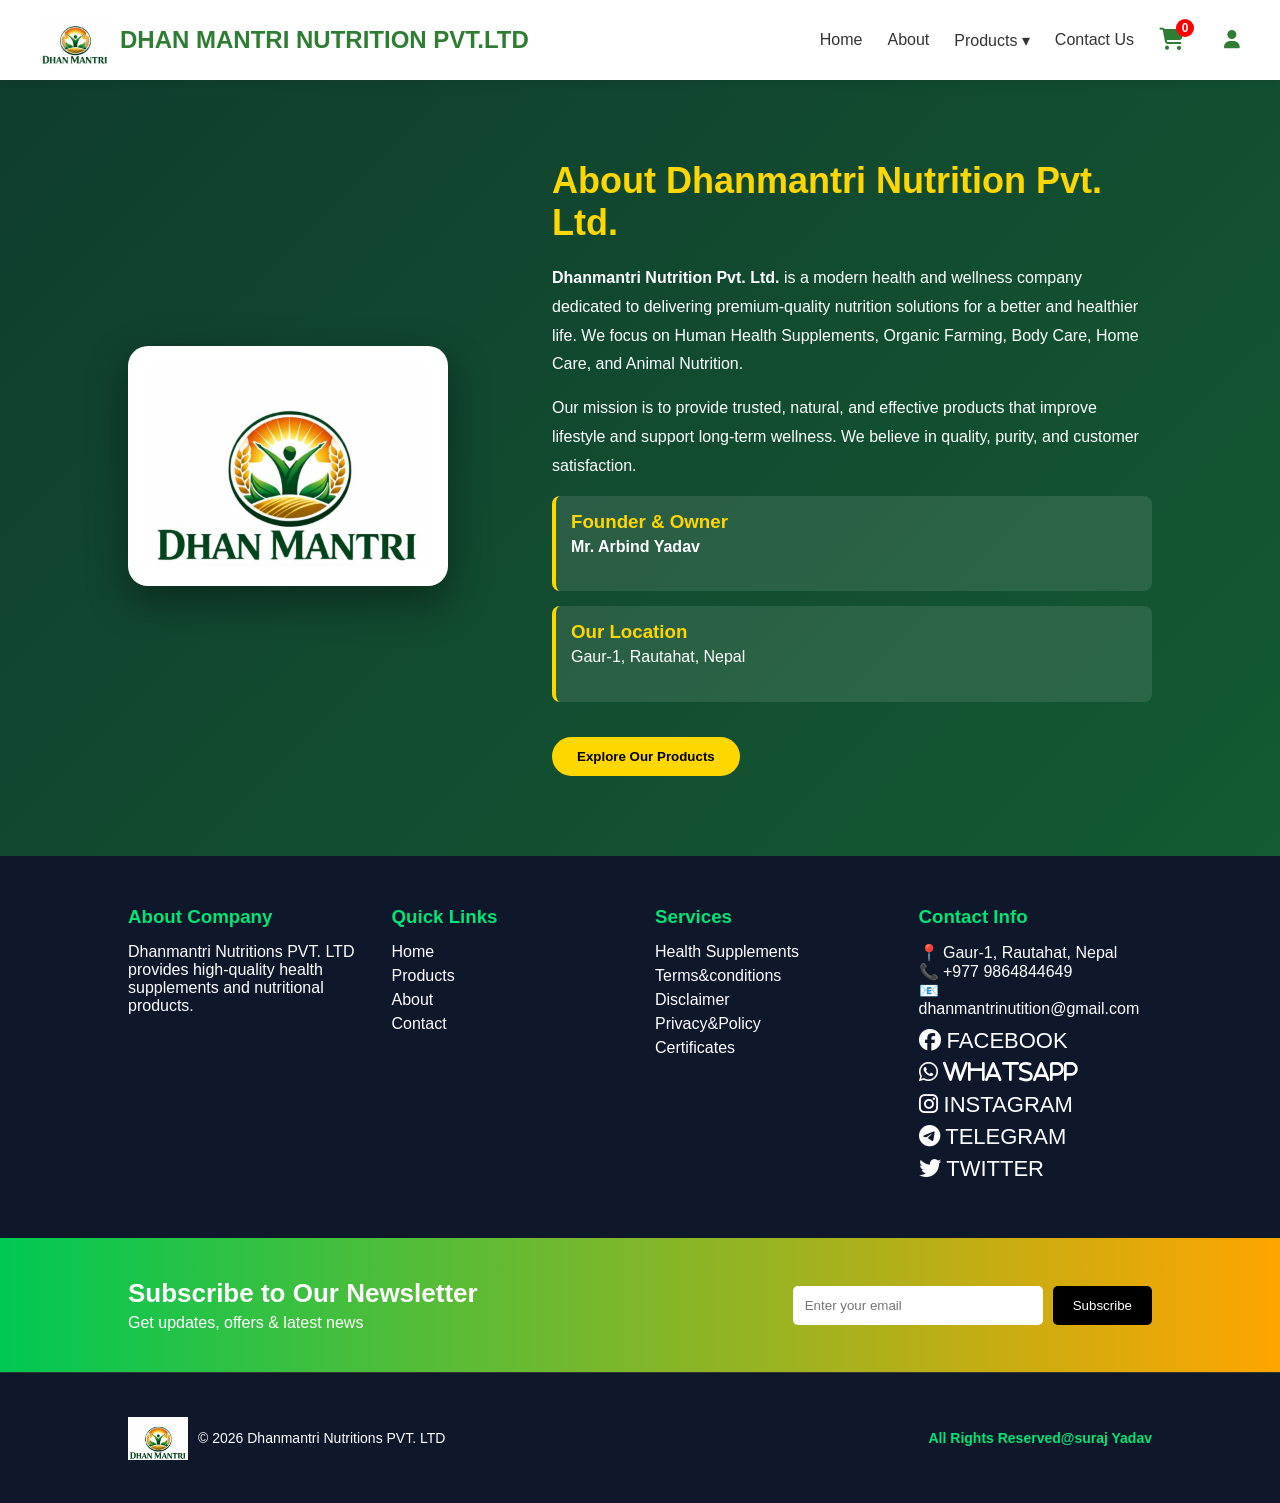
<file: about.html>
<!DOCTYPE html>
<html lang="en">
<head>
<meta charset="UTF-8">
<meta name="viewport" content="width=device-width, initial-scale=1.0">
<title>Dhanmantri Nutrition</title>

<link rel="stylesheet" href="design.css">

<!-- Font Awesome for icons -->
<link rel="stylesheet" href="https://cdnjs.cloudflare.com/ajax/libs/font-awesome/6.4.0/css/all.min.css">

</head>
<body>

    

<!-- HEADER -->
<header>
    <div class="logo">
        <img src="logo.jpeg" alt="logo">
        <h2>DHAN MANTRI NUTRITION PVT.LTD</h2>
    </div>

    <nav id="navMenu">
        <a href="index.html#">Home</a>
        <a href="about.html">About</a>
       <div class="dropdown">
    <button class="dropbtn">Products ▾</button>
    <div class="dropdown-content">
        <a href="health.html" onclick="filterProducts('human')"></a>
        <a href="#" onclick="filterProducts('body')"></a>
        
        <a href="#" onclick="filterProducts('home')"></a>
       
    </div>
</div>
        <a href="index.html#contact">Contact Us</a>

        <div class="cart-icon" onclick="openCart()">
    <i class="fa fa-shopping-cart"></i>

    <span id="cartCount" class="cart-count">0</span>
</div>

        <div class="icons">
           
           
           <i class="fas fa-user" onclick="openLogin()"></i>
        </div>
    </nav>

    <!-- Hamburger -->
    <div class="menu-toggle" onclick="toggleMenu()">
        <i class="fas fa-bars"></i>
    </div>
</header>


<script>
function toggleMenu() {
    document.getElementById("navMenu").classList.toggle("active");
}
</script>
<script src="script.js"></script>

<div id="loginModal" class="modal">

  <div class="modal-box">

    <span class="close" onclick="closeLogin()">&times;</span>

    <h2>Login</h2>

    <select id="role">
        <option value="customer">Customer</option>
        <option value="employee">Employee</option>
    </select>

    <input type="text" id="name" placeholder="Name">
    <input type="email" id="email" placeholder="Email">
    <input type="password" id="password" placeholder="Password">

    <button onclick="loginUser()">Login</button>
    <button onclick="loginUser()">Forget Password</button>

    <p onclick="showRegister()">Not registered? Register</p>

    <!-- REGISTER -->
    <div id="registerBox" style="display:none;">
        <h3>Register</h3>

        <input type="text" id="rname" placeholder="Name">
        <input type="email" id="remail" placeholder="Email">
        <input type="password" id="rpass" placeholder="Password">
        <input type="password" id="rpass" placeholder="Confirm Password">

        <button onclick="registerUser()">Register</button>
    </div>


  </div>
</div>


<div id="cartPanel" class="cart-panel">

    <div class="cart-header">
        <h3>Your Cart</h3>
        <span onclick="closeCart()" class="close-cart">&times;</span>
    </div>

    <!-- SCROLL FIX WRAPPER -->
    <div class="cart-body">

        <table id="cartTable">
            <thead>
                <tr>
                    <th>Image</th>
                    <th>Product</th>
                    <th>Price</th>
                    <th>Action</th>
                </tr>
            </thead>

            <tbody id="cartBody">
                <!-- items here -->
            </tbody>
        </table>

        <h3 id="totalPrice">Total: Rs 0</h3>

<button class="checkout-btn" onclick="checkout()">
    Proceed to Checkout
</button>

    </div>

</div>

<section class="about-section">
    <div class="about-container">

        <!-- Left Side Image / Logo -->
        <div class="about-image">
            <img src="logo.jpeg" alt="Dhanmantri Nutrition Logo">
        </div>

        <!-- Right Side Content -->
        <div class="about-content">
            <h2>About Dhanmantri Nutrition Pvt. Ltd.</h2>

            <p>
                <b>Dhanmantri Nutrition Pvt. Ltd.</b> is a modern health and wellness company dedicated to
                delivering premium-quality nutrition solutions for a better and healthier life.
                We focus on Human Health Supplements, Organic Farming, Body Care, Home Care, and Animal Nutrition.
            </p>

            <p>
                Our mission is to provide trusted, natural, and effective products that improve lifestyle and
                support long-term wellness. We believe in quality, purity, and customer satisfaction.
            </p>

            <div class="owner-box">
                <h3>Founder & Owner</h3>
                <p><b>Mr. Arbind Yadav</b></p>
            </div>

            <div class="address-box">
                <h3>Our Location</h3>
                <p>Gaur-1, Rautahat, Nepal</p>
            </div>

          <a href="index.html#products"> <button class="about-btn">Explore Our Products</button></a>
        </div>

    </div>
</section>










<footer class="big-footer">

    <!-- MAIN FOOTER CONTENT FIRST -->
    <div class="footer-main">

        <div class="footer-col">
            <h3>About Company</h3>
            <p>
                 Dhanmantri Nutritions PVT. LTD provides high-quality health supplements and nutritional products. 
                 
            </p>
        </div>

        <div class="footer-col">
            <h3>Quick Links</h3>
            <a href="index.html">Home</a>
            <a href="index.html#products">Products</a>
            <a href="about.html">About</a>
            <a href="index.html#contact">Contact</a>
        </div>

        <div class="footer-col">
            <h3>Services</h3>
            <a href="#">Health Supplements</a>
            <a href="#">Terms&conditions</a>
            <a href="#">Disclaimer</a>
            <a href="#">Privacy&Policy</a>
             <a href="#">Certificates</a>
        </div>

        <div class="footer-col">
            <h3>Contact Info</h3>
            <p>📍 Gaur-1, Rautahat, Nepal</p>
            <p>📞 +977 9864844649</p>
            <p>📧 dhanmantrinutition@gmail.com</p>

            <div class="social-icons">
                <a href="#"><i class="fab fa-facebook"></i>  FACEBOOK</a>
                <a href="https://wa.me/9779864844649"><i class="fab fa-whatsapp">  WHATSAPP</i></a>
                <a href="#"><i class="fab fa-instagram"></i>  INSTAGRAM</a>
                <a href="#"><i class="fab fa-telegram"></i>  TELEGRAM</a>
                <a href="#"><i class="fab fa-twitter"></i>  TWITTER</a>
            </div>
        </div>

    </div>

    <!-- 🔥 SUBSCRIBE BAR (NOW AT BOTTOM) -->
    <div class="subscribe-bar">

        <div class="subscribe-text">
            <h2>Subscribe to Our Newsletter</h2>
            <p>Get updates, offers & latest news</p>
        </div>

        <form class="subscribe-form">
            <input type="email" placeholder="Enter your email" required>
            <button type="submit">Subscribe</button>
        </form>

    </div>

   <div class="footer-bottom">

    <div class="footer-left">
        <img src="logo.jpeg" alt="Company Logo" class="footer-logo">
        <span>© 2026 Dhanmantri Nutritions PVT. LTD</span>
    </div>

    <div class="footer-right">
        <p>All Rights Reserved@suraj Yadav</p>
    </div>

</div>
</footer>
</body>
</html>
</file>
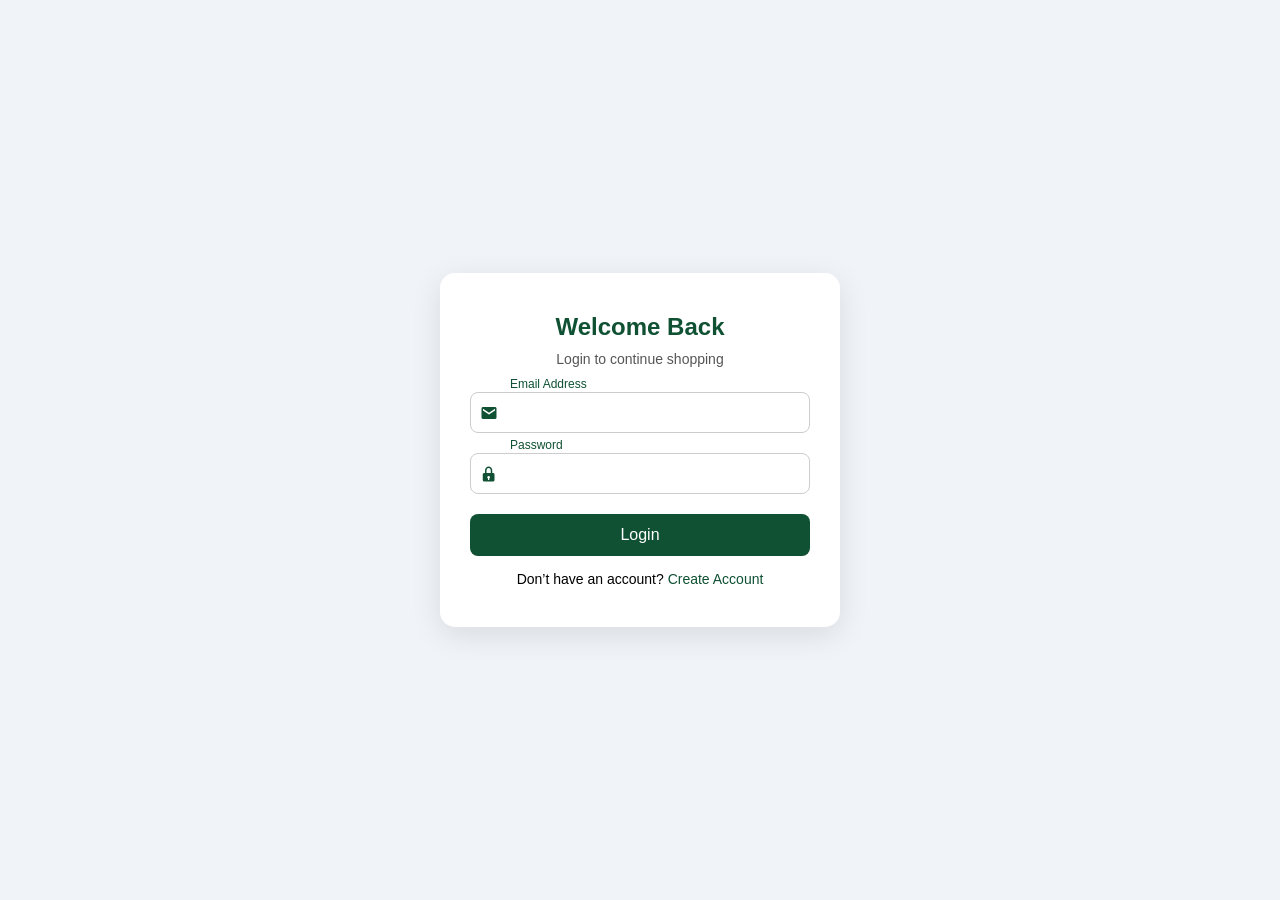
<file: cart.html>
<!DOCTYPE html>
<html lang="en">
<head>
  <meta charset="UTF-8">
  <meta name="viewport" content="width=device-width, initial-scale=1.0">
  <title>Shopping Cart - Grocery Shop</title>
  <link href="https://unpkg.com/boxicons@2.1.4/css/boxicons.min.css" rel="stylesheet">
  <link rel="stylesheet" href="cart.css">
</head>
<body>
<script src="auth.js"></script>
<script src="cart.js"></script>
<header>
  <div class="logo">ROSHAN KIRANA STORE</div>
  <nav>
            <ul class="nav-links">
                <li><a href="index.html" >Home</a></li>
                <li><a href="index.html#products">Products</a></li>
                <li><a href="about.html">About</a></li>
                <li><a href="index.html#contact" >Contact</a></li>
                <li><a href="cart.html" class="active"><i class='bx bx-cart'></i> Cart</a></li>
                <li>
    <a href="https://www.facebook.com/YourPage" target="_blank"><i class='bx bxl-facebook'></i></a></li>
    <li>
  <button class="logout-btn" onclick="
    localStorage.removeItem('loggedUser');
    location='login.html';
  "><i class='bx bxl-log-out'></i></button>
</li>


            </ul>
            <div class="hamburger">
                <i class='bx bx-menu'></i>
            </div>
        </nav>
</header>

<main>
  <section class="cart-section">
    <h2>Your Cart</h2>

    <table id="cart">
      <tr>
        <th>Product</th>
        <th>Quantity</th>
        <th>Price</th>
      </tr>
      <!-- Cart items will be injected here -->
    </table>

    <h3 id="total">Total: Rs. 0</h3>

    <div class="order-buttons">
      <a id="whatsapp" href="#" target="_blank" class="btn">Order via WhatsApp</a>
      <button id="clearCart" class="btn">Clear Cart</button>
    </div>
  </section>
</main>

<script>
  // ======= CHECK LOGIN =======
  let user = JSON.parse(localStorage.getItem("loggedUser"));
  if (!user) {
    alert("Please login first!");
    location = "login.html";
  }

  // ======= LOAD CART =======
  let cart = JSON.parse(localStorage.getItem("cart_" + user.email)) || [];
  let table = document.getElementById("cart");
  let total = 0;
  let msg = `Order Details for ${user.name}:%0A`;

  function renderCart() {
    table.innerHTML = `
      <tr>
        <th>Product</th>
        <th>Quantity</th>
        <th>Price</th>
      </tr>
    `;
    total = 0;
    msg = `Order Details for ${user.name}:%0A`;

    if (cart.length === 0) {
      table.innerHTML += `<tr><td colspan="3">Your cart is empty</td></tr>`;
    } else {
      cart.forEach((item, index) => {
        total += item.qty * item.price;
        table.innerHTML += `
          <tr>
            <td>${item.name}</td>
            <td>
              <button onclick="changeQty(${index}, -1)">-</button>
              ${item.qty}
              <button onclick="changeQty(${index}, 1)">+</button>
            </td>
            <td>Rs.${item.qty * item.price}</td>
          </tr>
        `;
        msg += `${item.name} x ${item.qty} = Rs.${item.qty * item.price}%0A`;
      });
    }

    document.getElementById("total").innerText = "Total: Rs. " + total;
    msg += "Total Rs." + total;
    document.getElementById("whatsapp").href = "https://wa.me/9779746818706?text=" + msg;
  }

  renderCart();

  // ======= CHANGE QUANTITY =======
  function changeQty(index, delta) {
    cart[index].qty += delta;
    if (cart[index].qty < 1) cart[index].qty = 1;
    localStorage.setItem("cart_" + user.email, JSON.stringify(cart));
    renderCart();
  }

  // ======= CLEAR CART =======
  document.getElementById("clearCart").addEventListener("click", () => {
    if (confirm("Are you sure you want to clear your cart?")) {
      localStorage.removeItem("cart_" + user.email);
      cart = [];
      renderCart();
    }
  });

  // ======= LOGOUT =======
  function logout() {
    localStorage.removeItem("loggedUser");
    location = "login.html";
  }
</script>

</body>
</html>
</file>
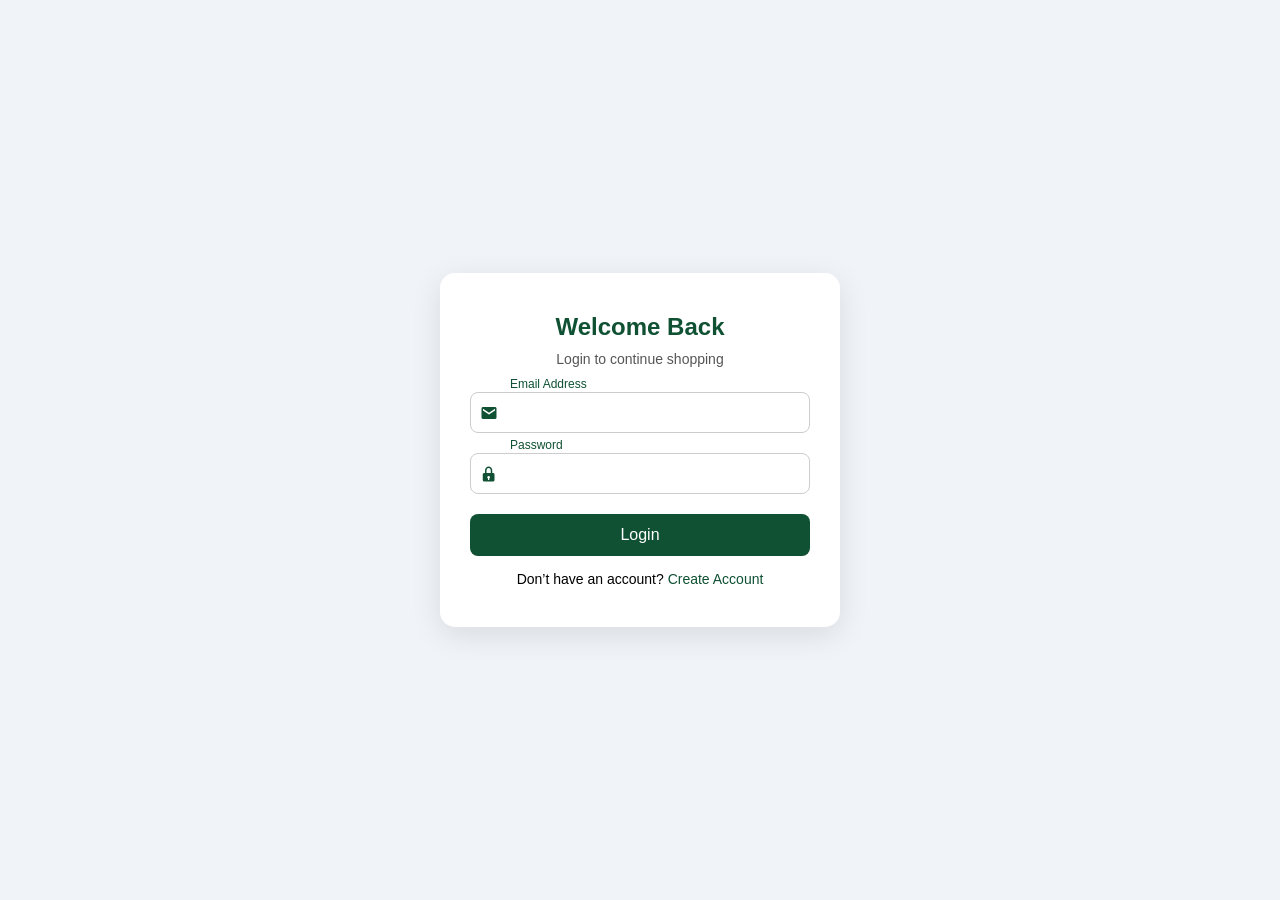
<file: login.html>
<!DOCTYPE html>
<html lang="en">
<head>
  <meta charset="UTF-8">
  <title>Shop Login</title>
  <meta name="viewport" content="width=device-width, initial-scale=1.0">
  <link href="https://unpkg.com/boxicons@2.1.4/css/boxicons.min.css" rel="stylesheet">
  <link rel="stylesheet" href="login.css">
  <a href="register.html"></a>
</head>
<body>

<div class="login-wrapper">
  <div class="login-box">

    <h2>Welcome Back</h2>
    <p class="sub-text">Login to continue shopping</p>

    <form onsubmit="loginUser(event)">
      <div class="input-box">
        <input type="email" id="email" required>
        <label>Email Address</label>
        <i class='bx bxs-envelope'></i>
      </div>

      <div class="input-box">
        <input type="password" id="password" required>
        <label>Password</label>
        <i class='bx bxs-lock'></i>
      </div>

      <button type="submit">Login</button>
    </form>

    <p class="footer-text">
      Don’t have an account? <a href="register.html">Create Account</a>
    </p>

  </div>
</div>

<script>
function loginUser(e){
  e.preventDefault();

  const email = document.getElementById("email").value;
  const password = document.getElementById("password").value;

  // get saved users from localStorage
  const users = JSON.parse(localStorage.getItem("users")) || [];

  // find user with matching email and password
  const user = users.find(u => u.email === email && u.password === password);

  if(user){
    localStorage.setItem("loggedUser", JSON.stringify(user));
    alert("Login Successful");
    window.location = "index.html"; // redirect to home/shop page
  } else {
    alert("Invalid email or password");
  }
}
</script>
<script src="auth.js"></script>

</body>
</html>
</file>
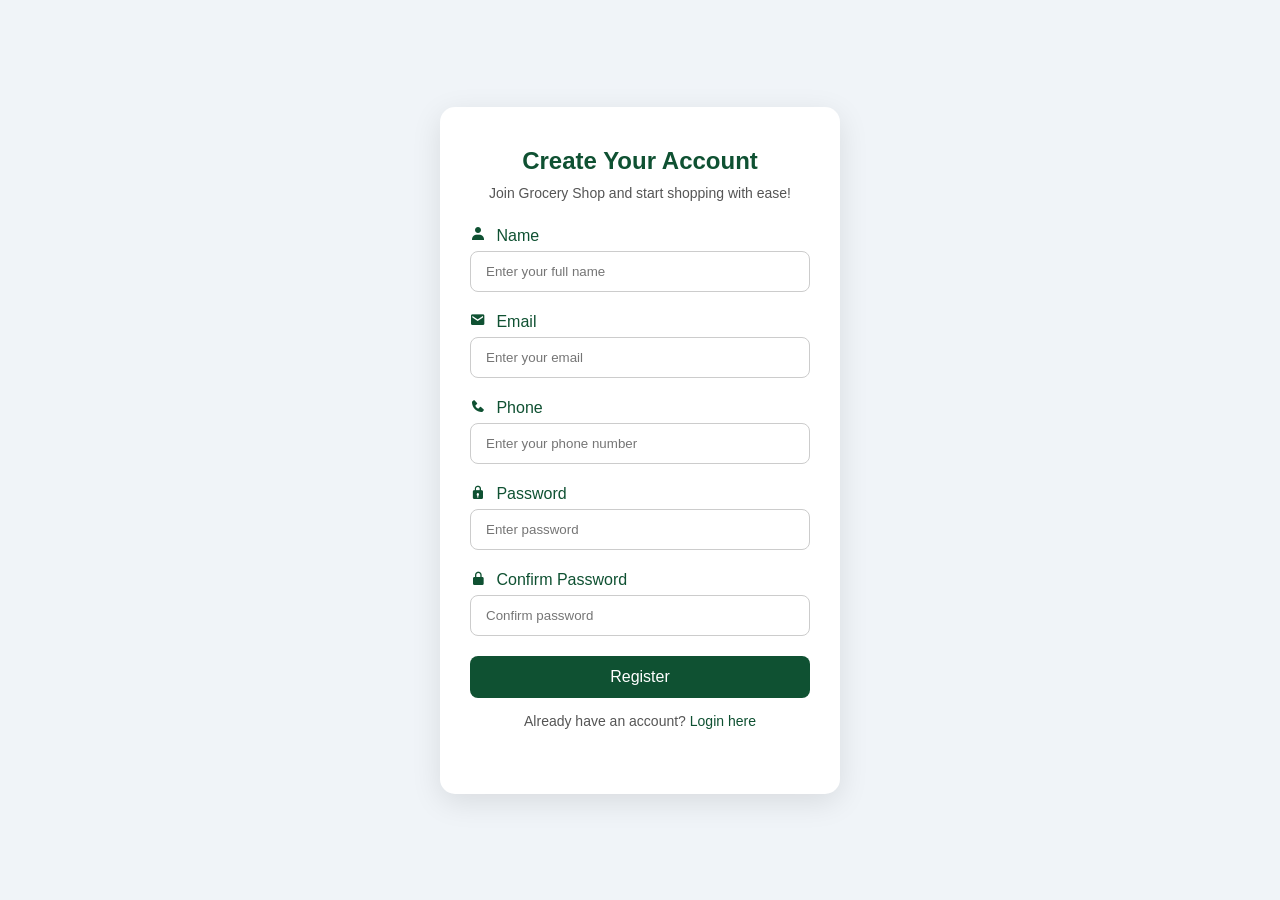
<file: register.html>
<!DOCTYPE html>
<html lang="en">
<head>
    <meta charset="UTF-8">
    <meta name="viewport" content="width=device-width, initial-scale=1.0">
    <title>Register - Grocery Shop</title>
    <link href="https://unpkg.com/boxicons@2.1.4/css/boxicons.min.css" rel="stylesheet">
    <link rel="stylesheet" href="register.css">
</head>
<body>

<section class="register-section">
    <div class="register-container">
        <h2>Create Your Account</h2>
        <p>Join Grocery Shop and start shopping with ease!</p>

        <form onsubmit="registerUser(event)">
            <div class="form-group">
                <label for="name"><i class='bx bxs-user'></i> Name</label>
                <input type="text" id="name" name="name" placeholder="Enter your full name" required>
            </div>

            <div class="form-group">
                <label for="email"><i class='bx bxs-envelope'></i> Email</label>
                <input type="email" id="email" name="email" placeholder="Enter your email" required>
            </div>

            <div class="form-group">
                <label for="phone"><i class='bx bxs-phone'></i> Phone</label>
                <input type="tel" id="phone" name="phone" placeholder="Enter your phone number" required>
            </div>

            <div class="form-group">
                <label for="password"><i class='bx bxs-lock'></i> Password</label>
                <input type="password" id="password" name="password" placeholder="Enter password" required>
            </div>

            <div class="form-group">
                <label for="confirmPassword"><i class='bx bxs-lock-alt'></i> Confirm Password</label>
                <input type="password" id="confirmPassword" name="confirmPassword" placeholder="Confirm password" required>
            </div>

            <button type="submit" class="btn">Register</button>

            <p class="login-link">Already have an account? <a href="login.html">Login here</a></p>
        </form>
    </div>
</section>

<script>
document.getElementById('registerForm').addEventListener('submit', function(e){
    e.preventDefault();
    const password = document.getElementById('password').value;
    const confirm = document.getElementById('confirmPassword').value;

    if(password !== confirm){
        alert("Passwords do not match!");
        return;
    }
    alert("Registration successful!");
    // You can add code here to save user data in localStorage or send to backend
    // Example: localStorage.setItem('loggedUser', JSON.stringify({name: ..., email: ...}));
});
</script>

<script src="auth.js"></script>

</body>
</html>
</file>
<file: design.css>
*{
    margin:0;
    padding:0;
    box-sizing:border-box;
    font-family: Arial, sans-serif;
    
}

/* HEADER */
header{
    display:flex;
    justify-content:space-between;
    align-items:center;
    padding:15px 40px;
    background:white;
    box-shadow:0 2px 10px rgba(0,0,0,0.1);
    position:sticky;
    top:0;
    z-index:1000;
}

/* LOGO */
.logo{
    display:flex;
    align-items:center;
}

.logo img{
    width:70px;
    margin-right:10px;
}

.logo h2{
    color:#2e7d32;
}

/* NAVIGATION */
nav{
    display:flex;
    align-items:center;
    gap:25px;
}

nav a{
    text-decoration:none;
    color:#333;
    font-weight:500;
}

nav a:hover{
    color:#2e7d32;
}

/* ICONS */
.icons i{
    margin-left:15px;
    font-size:18px;
    cursor:pointer;
    color:#2e7d32;
}



/* HAMBURGER */
.menu-toggle{
    display:none;
    font-size:22px;
    cursor:pointer;
}

/* MOBILE RESPONSIVE */
@media(max-width:768px){

    nav{
        position:absolute;
        top:70px;
        right:-100%;
        background:white;
        flex-direction:column;
        width:200px;
        height:100vh;
        padding-top:20px;
        transition:0.3s;
    }

    nav.active{
        right:0;
    }

    .menu-toggle{
        display:block;
    }
}




/* Dropdown */
.dropdown {
    position: relative;
    display: inline;
}

.dropbtn {
    background: none;
    border: none;
    font-size: 16px;
    cursor: pointer;
    color: #333;
}

.dropdown-content {
    display: none;
    position: absolute;
  
    background: white;
    min-width: 200px;
    box-shadow: 0 5px 10px rgba(0,0,0,0.1);

   
}

.dropdown-content a {
    display: block;
    padding: 10px;
    text-decoration: none;
    color: #333;
}

.dropdown-content a:hover {
    background: #2e7d32;
    color: white;
}

.dropdown:hover .dropdown-content {
    display: block;
}

/* FULL SCREEN BACKDROP */
.modal {
    display: none;
    position: fixed;
    top: 0;
    left: 0;

    width: 100%;
    height: 100%;

    background: rgba(0,0,0,0.6);

    justify-content: center;
    align-items: center;

    z-index: 9999;
}

/* POPUP BOX */
.modal-box {
    width: 360px;
    background: white;

    padding: 25px;
    border-radius: 12px;

    box-shadow: 0 10px 30px rgba(0,0,0,0.2);

    text-align:center;

    position:absolute;
    animation: pop 0.25s ease;
}

/* ANIMATION */
@keyframes pop {
    from {
        transform: scale(0.8);
        opacity: 0;
    }
    to {
        transform: scale(1);
        opacity: 1;
    }
}

/* CLOSE BUTTON */
.close {
    position: absolute;
    right: 12px;
    top: 8px;

    font-size: 26px;
    cursor: pointer;
    color: #333;
}

/* TITLE */
.modal-box h2 {
    margin-bottom: 15px;
    color: #222;
}

/* INPUT + SELECT */
.modal-box input,
.modal-box select {
    width: 100%;
    padding: 10px;

    margin: 8px 0;

    border: 1px solid #ddd;
    border-radius: 6px;

    outline: none;
    transition: 0.3s;
}

.modal-box input:focus,
.modal-box select:focus {
    border-color: green;
}

/* LOGIN BUTTON */
.modal-box button {
    width: 100%;
    padding: 10px;

    margin-top: 10px;

    background: green;
    color: white;

    border: none;
    border-radius: 6px;

    cursor: pointer;
    font-size: 16px;

    transition: 0.3s;
}

.modal-box button:hover {
    background: darkgreen;
}

/* REGISTER TEXT */
.modal-box p {
    margin-top: 10px;
    color: green;
    cursor: pointer;
    font-size: 14px;
}

.modal-box p:hover {
    text-decoration: underline;
}

/* REGISTER BOX */
#registerBox {
    margin-top: 15px;
}


/* =========================
   CART PANEL (DO NOT CHANGE)
========================= */
.cart-panel {
    position: fixed;
    top: 0;
    right: -400px;
    width: 350px;
    height: 100%;

    background: white;
    box-shadow: -5px 0 20px rgba(0,0,0,0.2);

    transition: 0.3s ease;
    z-index: 9999;

    display: flex;
    flex-direction: column;

    overflow: hidden; /* REQUIRED FIX */
}

.cart-panel.active {
    right: 0;
}

/* =========================
   HEADER (SAFE TO EDIT COLOR)
========================= */
.cart-header {
    background: green; /* CHANGEABLE */
    color: white;

    padding: 15px;
    display: flex;
    justify-content: space-between;
    align-items: center;
}

/* Close button */
.close-cart {
    font-size: 24px;
    cursor: pointer;
}

/* =========================
   CART BODY (DO NOT CHANGE)
   - FIXED SCROLL ISSUE HERE
========================= */
.cart-body {
    flex: 1;
    overflow-y: auto;
    padding: 10px;
}

/* =========================
   TABLE STRUCTURE (DO NOT CHANGE)
========================= */
table {
    width: 100%;
    border-collapse: collapse;
}

th, td {
    padding: 8px;
    text-align: center;
    border-bottom: 1px solid #ddd;
}

/* Product image */
td img {
    width: 40px;
    height: 40px;
    object-fit: cover;
    border-radius: 6px;
}

/* =========================
   TOTAL PRICE (SAFE STYLE)
========================= */
#totalPrice {
    text-align: center;
    margin: 10px 0;
    color: green; /* CHANGEABLE */
    font-weight: bold;
}

/* =========================
   EMPTY CART TEXT
========================= */
.empty {
    text-align: center;
    margin-top: 50px;
    color: gray;
}

/* =========================
   REMOVE BUTTON (FIXED)
========================= */
td button {
    background: red; /* CHANGEABLE */
    color: white;

    border: none;
    padding: 5px 8px;
    border-radius: 5px;

    cursor: pointer;
}

td button:hover {
    background: darkred;
}

/* =========================
   CART ICON
========================= */
.cart-icon {
    position: relative;
    display: inline-block;
    cursor: pointer;
    font-size: 22px;
    color: #2e7d32; /* CHANGEABLE */
}

/* =========================
   CART COUNT BADGE
========================= */
.cart-count {
    position: absolute;
    top: -8px;
    right: -10px;

    background: red; /* CHANGEABLE */
    color: white;

    width: 18px;
    height: 18px;

    font-size: 12px;
    border-radius: 50%;

    display: flex;
    justify-content: center;
    align-items: center;

    font-weight: bold;
}



/* FIX SCROLL AREA */
.cart-body {
    flex: 1;
    overflow-y: auto;   /* 🔥 important */
    padding: 10px;
}

/* TABLE */
table {
    width: 100%;
    border-collapse: collapse;
}

th, td {
    padding: 8px;
    text-align: center;
    border-bottom: 1px solid #ddd;
}

/* IMAGE */
td img {
    width: 40px;
    height: 40px;
    object-fit: cover;
    border-radius: 6px;
}

/* REMOVE BUTTON */
td button {
    background: red;
    color: white;
    border: none;
    padding: 5px 8px;
    border-radius: 5px;
    cursor: pointer;
}

.checkout-btn {
    width: 90%;
    margin: 15px auto;
    padding: 12px;

    background: #2e7d32;
    color: white;

    border: none;
    border-radius: 8px;

    font-size: 16px;
    cursor: pointer;

    display: block;
    transition: 0.3s;
}

.checkout-btn:hover {
    background: #1b5e20;
    transform: scale(1.03);
}




.contact-section{
    padding:50px 10%;
    text-align:center;
    font-family: Arial, sans-serif;
    background:#f4f6f9;
}

/* Title */
.contact-section .title{
    font-size:32px;
    margin-bottom:30px;
    color:#2c3e50;
}

/* INFO BOXES */
.contact-section .contact-info{
    display:flex;
    justify-content:space-between;
    gap:20px;
    margin-bottom:40px;
    flex-wrap:wrap;
}

.contact-section .info-box{
    flex:1;
    min-width:250px;
    background:white;
    padding:25px;
    border-radius:15px;
    box-shadow:0 5px 15px rgba(0,0,0,0.1);
    transition:0.3s;
}

.contact-section .info-box i{
    font-size:40px;
    margin-bottom:10px;
}

.contact-section .whatsapp i{ color:#25D366; }
.contact-section .email i{ color:#e74c3c; }
.contact-section .address i{ color:#2980b9; }

.contact-section .info-box:hover{
    transform:translateY(-5px);
}





.big-footer{
    background:#0f172a;
    color:white;
    font-family:Arial, sans-serif;
}

/* 🔥 Subscribe Bar (Horizontal) */
.subscribe-bar{
    display:flex;
    justify-content:space-between;
    align-items:center;
    padding:40px 10%;
    background:linear-gradient(90deg,#00c853,orange);
    flex-wrap:wrap;
    gap:20px;
}

.subscribe-text h2{
    margin:0;
    font-size:26px;
}

.subscribe-text p{
    margin:5px 0 0;
}

/* Subscribe form */
.subscribe-form{
    display:flex;
    gap:10px;
}

.subscribe-form input{
    padding:12px;
    width:250px;
    border:none;
    border-radius:5px;
    outline:none;
}

.subscribe-form button{
    padding:12px 20px;
    border:none;
    background:#000;
    color:white;
    cursor:pointer;
    border-radius:5px;
}

/* 🔥 Main Footer */
.footer-main{
    display:flex;
    justify-content:space-between;
    flex-wrap:wrap;
    padding:50px 10%;
    gap:30px;
}

.footer-col{
    flex:1;
    min-width:220px;
}

.footer-col h3{
    margin-bottom:15px;
    color:#00e676;
}

.footer-col a{
    display:block;
    color:white;
    text-decoration:none;
    margin:6px 0;
}

.footer-col a:hover{
    color:#00e676;
}

/* Social Icons */
.social-icons{
    margin-top:10px;
}

.social-icons a{
    font-size:22px;
    margin-right:10px;
    color:white;
    transition:0.3s;
}

.social-icons a:hover{
    color:#00e676;
    transform:scale(1.2);
}

/* Bottom */
.footer-bottom{
    text-align:center;
    padding:20px;
    border-top:1px solid #333;
    font-size:14px;
}

/* Responsive */
@media(max-width:768px){
    .subscribe-bar{
        flex-direction:column;
        text-align:center;
    }

    .subscribe-form{
        width:100%;
        justify-content:center;
    }

    .subscribe-form input{
        width:70%;
    }

    .footer-main{
        flex-direction:column;
        text-align:center;
    }
}


.footer-bottom{
    display:flex;
    justify-content:space-between;
    align-items:center;
    padding:15px 10%;
    border-top:1px solid #333;
    background:#0f172a;
    color:white;
    flex-wrap:wrap;
}

/* Left side */
.footer-left{
    display:flex;
    align-items:center;
    gap:10px;
}

.footer-logo{
    width:60px;
    height:100px;
   
    object-fit:contain;
}

/* Right side */
.footer-right p{
    margin:0;
    color:#00e676;
    font-weight:bold;
}

/* Responsive */
@media(max-width:768px){
    .footer-bottom{
        flex-direction:column;
        text-align:center;
        gap:10px;
    }

    .footer-left{
        justify-content:center;
    }
}



body {
    font-family: 'Poppins', sans-serif;
    margin: 0;
    padding: 0;
    background: #f5f5f5;
}

/* About Section */
.about-section {
    padding: 80px 10%;
    background: linear-gradient(135deg, #0f3d2e, #145a32);
    color: white;
}

.about-container {
    display: flex;
    align-items: center;
    justify-content: space-between;
    gap: 50px;
}

/* Image */
.about-image img {
    width: 320px;
    border-radius: 20px;
    box-shadow: 0 15px 40px rgba(0,0,0,0.4);
    background: white;
    padding: 20px;
}

/* Content */
.about-content {
    max-width: 600px;
}

.about-content h2 {
    font-size: 36px;
    margin-bottom: 20px;
    color: #ffd700;
}

.about-content p {
    font-size: 16px;
    line-height: 1.8;
    margin-bottom: 15px;
}

/* Boxes */
.owner-box, .address-box {
    background: rgba(255,255,255,0.1);
    padding: 15px;
    border-left: 4px solid #ffd700;
    margin: 15px 0;
    border-radius: 8px;
}

.owner-box h3, .address-box h3 {
    margin: 0;
    color: #ffd700;
}

/* Button */
.about-btn {
    margin-top: 20px;
    padding: 12px 25px;
    background: #ffd700;
    color: #000;
    border: none;
    border-radius: 30px;
    cursor: pointer;
    font-weight: bold;
    transition: 0.3s;
}

.about-btn:hover {
    background: white;
    color: #145a32;
    transform: scale(1.05);
}

/* Responsive */
@media (max-width: 768px) {
    .about-container {
        flex-direction: column;
        text-align: center;
    }

    .about-image img {
        width: 250px;
    }
}






/* Section */
.product-section {
    width: 80%;
    margin: auto;
    padding: 60px 0;
    text-align: center;
}

.section-title {
    font-size: 32px;
    margin-bottom: 30px;
    color: #145a32;
}
.product-section {
    width: 80%;
    margin: auto;
    padding: 60px 0;
    text-align: center;

    /* NEW BACKGROUND */
    background: linear-gradient(135deg, #f8f9fa, #e8f5e9);
    border-radius: 20px;
}

/* Section */
.product-section {
    width: 85%;
    margin: auto;
    padding: 60px 0;
}

.section-title {
    text-align: center;
    font-size: 34px;
    margin-bottom: 40px;
    color: #145a32;
}

/* Card Layout */
.product-card {
    display: flex;
    align-items: center;
    gap: 40px;

    background: linear-gradient(135deg, #ffffff, #f1f8f4);
    border-radius: 20px;
    padding: 25px;

    margin-bottom: 30px;
    box-shadow: 0 15px 40px rgba(0,0,0,0.1);

    transition: 0.4s;
}

.product-card:hover {
    transform: translateY(-5px);
}

/* Image */
.product-image img {
    width: 280px;
    height: 280px;
    object-fit: contain;
    border-radius: 15px;
}

/* Details */
.product-details {
    flex: 1;
}

.product-details h3 {
    font-size: 26px;
    color: #145a32;
}

/* Description */
.desc {
    margin: 15px 0;
    font-size: 15px;
    line-height: 1.7;
    color: #444;
}

/* Price */
.price {
    margin: 10px 0;
}

.old {
    text-decoration: line-through;
    color: gray;
    margin-right: 10px;
}

.new {
    color: green;
    font-size: 20px;
    font-weight: bold;
}

/* Button */
.cart-btn {
    margin-top: 10px;
    padding: 12px 25px;
    background: #145a32;
    color: white;
    border: none;
    border-radius: 30px;
    cursor: pointer;
    transition: 0.3s;
}

.cart-btn:hover {
    background: gold;
    color: black;
    transform: scale(1.05);
}

/* Responsive */
@media (max-width: 768px) {
    .product-card {
        flex-direction: column;
        text-align: center;
    }

    .product-image img {
        width: 200px;
        height: 200px;
    }
}










.search-box {
    text-align: center;
    margin: 20px 0;
}

.search-input {
    width: 60%;
    margin: auto;
    position: relative;
}

.search-input input {
    width: 100%;
    padding: 12px 40px;
    border: 2px solid #145a32;
    border-radius: 30px;
    font-size: 16px;
    outline: none;
}

.search-input .icon {
    position: absolute;
    left: 15px;
    top: 50%;
    transform: translateY(-50%);
    font-size: 18px;
    color: #145a32;
}

#noResult {
    text-align: center;
    color: red;
    font-size: 18px;
    margin-top: 15px;
    display: none;
    font-weight: bold;
}
</file>
<file: cart.css>
/* ===== General Reset ===== */
* {
    margin: 0;
    padding: 0;
    box-sizing: border-box;
    font-family: 'Poppins', sans-serif;
}

body {
    background: #f4f4f4;
    color: #333;
}

/* ===== HEADER ===== */
header {
    background: #0f5132;
    color: #fff;
    display: flex;
    justify-content: space-between;
    align-items: center;
    padding: 15px 30px;
    position: sticky;
    top: 0;
    z-index: 1000;
}

header .logo {
    font-size: 22px;
    font-weight: bold;
}

header nav ul {
    display: flex;
    list-style: none;
    gap: 20px;
    align-items: center;
}

header nav ul li a,
header nav ul li button {
    color: #fff;
    text-decoration: none;
    background: none;
    border: none;
    font-size: 16px;
    cursor: pointer;
}

header nav ul li a.active,
header nav ul li a:hover,
header nav ul li button:hover {
    color: #ffd700;
}

/* ===== MAIN CART SECTION ===== */
.cart-section {
    max-width: 1000px;
    margin: 50px auto;
    padding: 20px;
    background: #fff;
    border-radius: 12px;
    box-shadow: 0 8px 20px rgba(0,0,0,0.1);
}

.cart-section h2 {
    text-align: center;
    color: #0f5132;
    margin-bottom: 30px;
    font-size: 28px;
}

table {
    width: 100%;
    border-collapse: collapse;
    margin-bottom: 20px;
}

table th, table td {
    padding: 12px 15px;
    border: 1px solid #ddd;
    text-align: center;
}

table th {
    background: #0f5132;
    color: #fff;
    font-weight: 600;
}

table td button {
    padding: 4px 10px;
    margin: 0 4px;
    background: #0f5132;
    color: #fff;
    border: none;
    border-radius: 6px;
    cursor: pointer;
    font-size: 14px;
    transition: 0.3s;
}

table td button:hover {
    background: #145c38;
}

#total {
    text-align: right;
    font-size: 20px;
    color: #0f5132;
    font-weight: bold;
}

/* ===== ORDER BUTTONS ===== */
.order-buttons {
    display: flex;
    justify-content: flex-end;
    gap: 15px;
    flex-wrap: wrap;
}

.order-buttons .btn {
    padding: 12px 20px;
    background: #0f5132;
    color: #fff;
    border: none;
    border-radius: 8px;
    text-decoration: none;
    font-size: 16px;
    cursor: pointer;
    transition: 0.3s;
}

.order-buttons .btn:hover {
    background: #145c38;
}

/* ===== EMPTY CART ===== */
table td[colspan="3"] {
    font-style: italic;
    color: #777;
}

/* ===== MOBILE ===== */
@media (max-width: 768px) {
    table th, table td {
        padding: 8px;
        font-size: 14px;
    }

    #total {
        font-size: 18px;
    }

    .order-buttons {
        justify-content: center;
    }

    .order-buttons .btn {
        width: 100%;
        text-align: center;
    }
}
/* Hamburger */
.hamburger {
    display: none;
    font-size: 28px;
    cursor: pointer;
    color: #fff;
}
</file>
<file: login.css>
* {
    margin: 0;
    padding: 0;
    box-sizing: border-box;
    font-family: 'Poppins', sans-serif;
}

body {
    background: #f0f4f8;
}

.login-wrapper {
    display: flex;
    justify-content: center;
    align-items: center;
    min-height: 100vh;
    padding: 20px;
}

.login-box {
    background: #fff;
    padding: 40px 30px;
    border-radius: 15px;
    max-width: 400px;
    width: 100%;
    box-shadow: 0 8px 30px rgba(0, 0, 0, 0.1);
    text-align: center;
}

.login-box h2 {
    color: #0f5132;
    margin-bottom: 10px;
}

.login-box .sub-text {
    font-size: 14px;
    margin-bottom: 25px;
    color: #555;
}

.input-box {
    position: relative;
    margin-bottom: 20px;
}

.input-box input {
    width: 100%;
    padding: 12px 15px 12px 40px;
    border-radius: 8px;
    border: 1px solid #ccc;
    outline: none;
    transition: 0.3s;
}

.input-box input:focus {
    border-color: #0f5132;
    box-shadow: 0 0 8px rgba(15, 81, 50, 0.4);
}

.input-box label {
    position: absolute;
    left: 40px;
    top: 50%;
    transform: translateY(-50%);
    color: #777;
    font-size: 14px;
    pointer-events: none;
    transition: 0.3s;
}

.input-box input:focus + label,
.input-box input:not(:placeholder-shown) + label {
    top: -8px;
    left: 35px;
    font-size: 12px;
    color: #0f5132;
    background: #fff;
    padding: 0 5px;
}

.input-box i {
    position: absolute;
    left: 10px;
    top: 50%;
    transform: translateY(-50%);
    color: #0f5132;
    font-size: 18px;
}

button {
    width: 100%;
    padding: 12px;
    background: #0f5132;
    color: #fff;
    font-size: 16px;
    border-radius: 8px;
    border: none;
    cursor: pointer;
    transition: 0.3s;
}

button:hover {
    background: #145c38;
}

.footer-text {
    margin-top: 15px;
    font-size: 14px;
}

.footer-text a {
    color: #0f5132;
    font-weight: 500;
    text-decoration: none;
}

.footer-text a:hover {
    text-decoration: underline;
}

/* Responsive */
@media (max-width: 480px) {
    .login-box {
        padding: 30px 20px;
    }
}
</file>
<file: register.css>
* {
    margin: 0;
    padding: 0;
    box-sizing: border-box;
    font-family: 'Poppins', sans-serif;
}

body {
    background: #f0f4f8;
}

/* Registration Section */
.register-section {
    display: flex;
    justify-content: center;
    align-items: center;
    min-height: 100vh;
    padding: 20px;
}

.register-container {
    background: #fff;
    padding: 40px 30px;
    border-radius: 15px;
    max-width: 400px;
    width: 100%;
    box-shadow: 0 8px 30px rgba(0, 0, 0, 0.1);
    text-align: center;
}

.register-container h2 {
    color: #0f5132;
    margin-bottom: 10px;
}

.register-container p {
    color: #555;
    font-size: 14px;
    margin-bottom: 25px;
}

/* Form Groups */
.form-group {
    text-align: left;
    margin-bottom: 20px;
}

.form-group label {
    display: block;
    margin-bottom: 6px;
    color: #0f5132;
    font-weight: 500;
}

.form-group input {
    width: 100%;
    padding: 12px 15px;
    border-radius: 8px;
    border: 1px solid #ccc;
    outline: none;
    transition: 0.3s;
}

.form-group input:focus {
    border-color: #0f5132;
    box-shadow: 0 0 8px rgba(15, 81, 50, 0.4);
}

/* Button */
.btn {
    width: 100%;
    padding: 12px;
    background: #0f5132;
    color: #fff;
    font-size: 16px;
    border-radius: 8px;
    border: none;
    cursor: pointer;
    transition: 0.3s;
}

.btn:hover {
    background: #145c38;
}

/* Login Link */
.login-link {
    margin-top: 15px;
    font-size: 14px;
}

.login-link a {
    color: #0f5132;
    text-decoration: none;
    font-weight: 500;
}

.login-link a:hover {
    text-decoration: underline;
}

/* Icons inside labels */
.form-group i {
    margin-right: 6px;
    color: #0f5132;
}

/* Responsive */
@media (max-width: 480px) {
    .register-container {
        padding: 30px 20px;
    }
}
</file>
